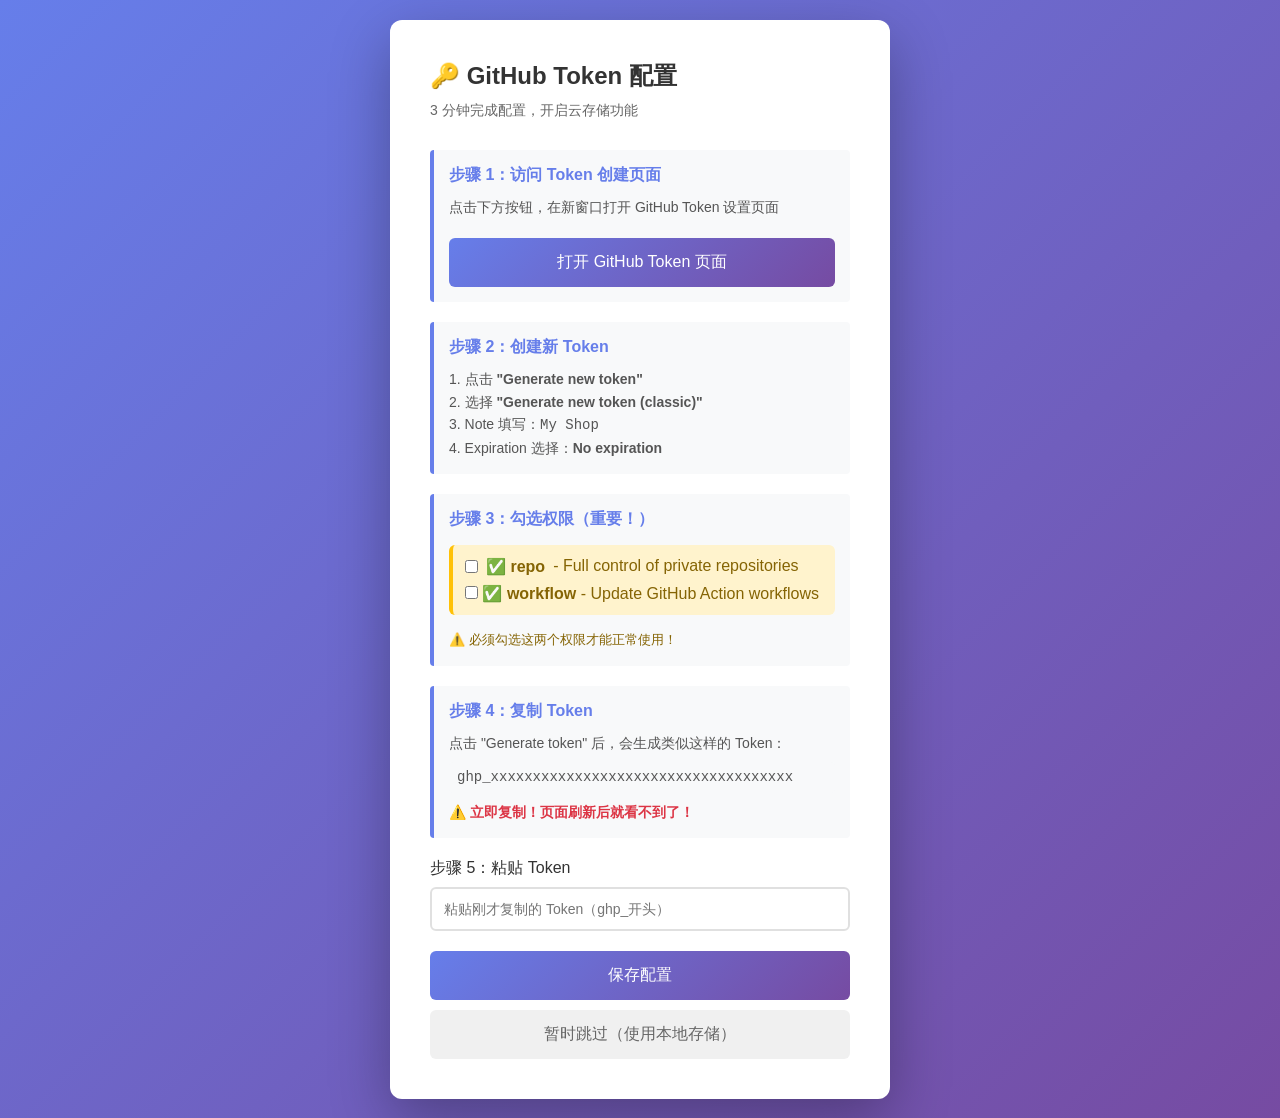
<file: setup-token.html>
<!DOCTYPE html>
<html lang="zh-CN">
<head>
    <meta charset="UTF-8">
    <meta name="viewport" content="width=device-width, initial-scale=1.0">
    <title>Token 配置工具</title>
    <style>
        * { margin: 0; padding: 0; box-sizing: border-box; }
        body {
            font-family: -apple-system, BlinkMacSystemFont, 'Segoe UI', sans-serif;
            background: linear-gradient(135deg, #667eea 0%, #764ba2 100%);
            min-height: 100vh;
            display: flex;
            align-items: center;
            justify-content: center;
            padding: 20px;
        }
        .container {
            background: white;
            border-radius: 12px;
            padding: 40px;
            max-width: 500px;
            width: 100%;
            box-shadow: 0 20px 60px rgba(0,0,0,0.3);
        }
        h1 {
            color: #333;
            margin-bottom: 10px;
            font-size: 24px;
        }
        .subtitle {
            color: #666;
            margin-bottom: 30px;
            font-size: 14px;
        }
        .step {
            background: #f8f9fa;
            border-left: 4px solid #667eea;
            padding: 15px;
            margin-bottom: 20px;
            border-radius: 4px;
        }
        .step h3 {
            color: #667eea;
            margin-bottom: 10px;
            font-size: 16px;
        }
        .step p {
            color: #555;
            line-height: 1.6;
            font-size: 14px;
        }
        .step a {
            color: #667eea;
            text-decoration: none;
            font-weight: 500;
        }
        .step a:hover {
            text-decoration: underline;
        }
        .input-group {
            margin-top: 20px;
        }
        .input-group label {
            display: block;
            margin-bottom: 8px;
            color: #333;
            font-weight: 500;
        }
        .input-group input {
            width: 100%;
            padding: 12px;
            border: 2px solid #e0e0e0;
            border-radius: 6px;
            font-size: 14px;
            transition: border-color 0.3s;
        }
        .input-group input:focus {
            outline: none;
            border-color: #667eea;
        }
        .btn {
            width: 100%;
            padding: 14px;
            background: linear-gradient(135deg, #667eea 0%, #764ba2 100%);
            color: white;
            border: none;
            border-radius: 6px;
            font-size: 16px;
            font-weight: 500;
            cursor: pointer;
            margin-top: 20px;
            transition: transform 0.2s;
        }
        .btn:hover {
            transform: translateY(-2px);
        }
        .btn-secondary {
            background: #f0f0f0;
            color: #666;
            margin-top: 10px;
        }
        .success {
            background: #d4edda;
            color: #155724;
            padding: 12px;
            border-radius: 6px;
            margin-top: 15px;
            display: none;
        }
        .checkbox-group {
            margin: 15px 0;
            padding: 12px;
            background: #fff3cd;
            border-radius: 6px;
            border-left: 4px solid #ffc107;
        }
        .checkbox-group label {
            display: flex;
            align-items: center;
            gap: 8px;
            cursor: pointer;
            color: #856404;
        }
        .checkbox-group input[type="checkbox"] {
            width: auto;
        }
    </style>
</head>
<body>
    <div class="container">
        <h1>🔑 GitHub Token 配置</h1>
        <p class="subtitle">3 分钟完成配置，开启云存储功能</p>

        <!-- 步骤 1 -->
        <div class="step">
            <h3>步骤 1：访问 Token 创建页面</h3>
            <p>点击下方按钮，在新窗口打开 GitHub Token 设置页面</p>
            <button class="btn" onclick="openGitHubTokenPage()">打开 GitHub Token 页面</button>
        </div>

        <!-- 步骤 2 -->
        <div class="step">
            <h3>步骤 2：创建新 Token</h3>
            <p>1. 点击 <strong>"Generate new token"</strong><br>
               2. 选择 <strong>"Generate new token (classic)"</strong><br>
               3. Note 填写：<code>My Shop</code><br>
               4. Expiration 选择：<strong>No expiration</strong></p>
        </div>

        <!-- 步骤 3 -->
        <div class="step">
            <h3>步骤 3：勾选权限（重要！）</h3>
            <div class="checkbox-group">
                <label>
                    <input type="checkbox" id="repoCheck">
                    <strong>✅ repo</strong> - Full control of private repositories
                </label>
                <label style="margin-top: 8px; display: block;">
                    <input type="checkbox" id="workflowCheck">
                    <strong>✅ workflow</strong> - Update GitHub Action workflows
                </label>
            </div>
            <p style="color: #856404; font-size: 13px; margin-top: 8px;">
                ⚠️ 必须勾选这两个权限才能正常使用！
            </p>
        </div>

        <!-- 步骤 4 -->
        <div class="step">
            <h3>步骤 4：复制 Token</h3>
            <p>点击 "Generate token" 后，会生成类似这样的 Token：<br>
            <code style="background: #f8f9fa; padding: 4px 8px; border-radius: 4px; display: block; margin-top: 8px;">ghp_xxxxxxxxxxxxxxxxxxxxxxxxxxxxxxxxxxxx</code></p>
            <p style="color: #dc3545; margin-top: 8px;"><strong>⚠️ 立即复制！页面刷新后就看不到了！</strong></p>
        </div>

        <!-- 输入 Token -->
        <div class="input-group">
            <label>步骤 5：粘贴 Token</label>
            <input type="password" id="tokenInput" placeholder="粘贴刚才复制的 Token（ghp_开头）">
        </div>

        <button class="btn" onclick="saveToken()">保存配置</button>
        <button class="btn btn-secondary" onclick="skipForNow()">暂时跳过（使用本地存储）</button>

        <div class="success" id="successMsg">
            ✅ 配置成功！即将跳转到商店首页...
        </div>
    </div>

    <script>
        // 打开 GitHub Token 页面
        function openGitHubTokenPage() {
            window.open('https://github.com/settings/tokens/new', '_blank');
        }

        // 保存 Token
        function saveToken() {
            const token = document.getElementById('tokenInput').value.trim();
            
            if (!token) {
                alert('请输入 Token');
                return;
            }

            if (!token.startsWith('ghp_')) {
                alert('Token 格式不正确，应该以 ghp_ 开头');
                return;
            }

            // 保存到 localStorage
            localStorage.setItem('github_token', token);

            // 显示成功消息
            document.getElementById('successMsg').style.display = 'block';

            // 延迟跳转
            setTimeout(() => {
                // 跳转到商店首页
                window.location.href = 'index.html';
            }, 2000);
        }

        // 暂时跳过
        function skipForNow() {
            if (confirm('确定要跳过吗？\n\n跳过将使用本地存储模式：\n- 数据仅保存在当前浏览器\n- 无法多设备同步\n- 清除缓存会丢失数据')) {
                window.location.href = 'index.html';
            }
        }

        // 检查是否已有 Token
        window.addEventListener('load', function() {
            const savedToken = localStorage.getItem('github_token');
            if (savedToken) {
                if (confirm('检测到已配置的 Token，是否重新配置？\n\n点击"确定"重新配置\n点击"取消"使用现有配置')) {
                    document.getElementById('tokenInput').focus();
                } else {
                    window.location.href = 'index.html';
                }
            }
        });
    </script>
</body>
</html>
</file>
